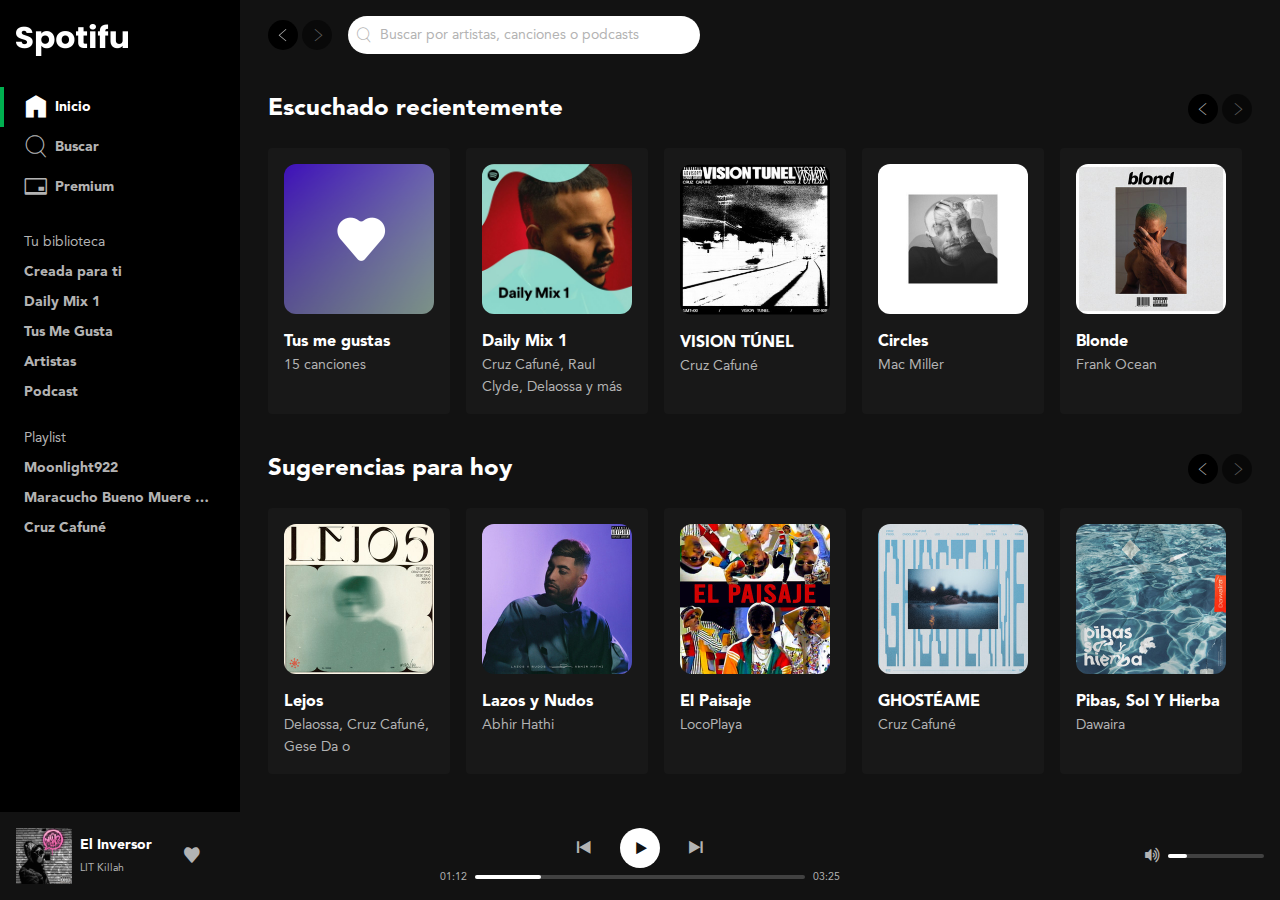
<file: index.html>
<!DOCTYPE html>
<html lang="en">

<head>
    <meta charset="UTF-8">
    <meta http-equiv="X-UA-Compatible" content="IE=edge">
    <meta name="viewport" content="width=device-width, initial-scale=1.0">

    <link rel="apple-touch-icon" sizes="57x57" href="./Favicon/apple-icon-57x57.png">
    <link rel="apple-touch-icon" sizes="60x60" href="./Favicon/apple-icon-60x60.png">
    <link rel="apple-touch-icon" sizes="72x72" href="./Favicon/apple-icon-72x72.png">
    <link rel="apple-touch-icon" sizes="76x76" href="./Favicon/apple-icon-76x76.png">
    <link rel="apple-touch-icon" sizes="114x114" href="./Favicon/apple-icon-114x114.png">
    <link rel="apple-touch-icon" sizes="120x120" href="./Favicon/apple-icon-120x120.png">
    <link rel="apple-touch-icon" sizes="144x144" href="./Favicon/apple-icon-144x144.png">
    <link rel="apple-touch-icon" sizes="152x152" href="./Favicon/apple-icon-152x152.png">
    <link rel="apple-touch-icon" sizes="180x180" href="./Favicon/apple-icon-180x180.png">
    <link rel="icon" type="image/png" sizes="192x192"  href="./Favicon/android-icon-192x192.png">
    <link rel="icon" type="image/png" sizes="32x32" href="./Favicon/favicon-32x32.png">
    <link rel="icon" type="image/png" sizes="96x96" href="./Favicon/favicon-96x96.png">
    <link rel="icon" type="image/png" sizes="16x16" href="./Favicon/favicon-16x16.png">
    <link rel="manifest" href="./Favicon/manifest.json">
    <meta name="msapplication-TileColor" content="#ffffff">
    <meta name="msapplication-TileImage" content="ms-icon-144x144.png">
    <meta name="theme-color" content="#ffffff">

    <meta property="og:title" content="Proyecto Spotifu-Flexbox y Layout" />
    <meta property="og:type" content="website" />
    <meta property="og:url" content="https://aguseliel.github.io/Spotifu/" />
    <meta
      property="og:image"
      content="https://aguseliel.github.io/Spotifu/images/dailymix1.png"
    />
    <meta
      property="og:description"
      content="Spotifu Flexbox y Layout"
    />

    <link rel="stylesheet" href="./css/index.css">
    <title>Spotifu</title>
</head>

<body class="body">
    <div class="layout">
        <div class="layout-block">
            <div class="layout-sidebar">
                <div class="sidebar">
                    <header class="logo">
                        <a href="./index.html" aria-current="page">
                            <img src="./images/spotifu-logo.png" class="logo-image" width="112" height="32"
                                alt="Logo de Spotifu" />
                        </a>
                    </header>
                    <nav class="menu" aria-label="Principal">
                        <ul class="menu-list">
                            <li class="menuItem is-active">
                                <a href="/" class="link" aria-current="page">
                                    <i class="icon-home" aria-hidden="true"></i>
                                    <span>Inicio</span>
                                </a>
                            </li>
                            <li class="menuItem">
                                <a href="/" class="link">
                                    <i class="icon-search" aria-hidden="true"></i>
                                    <span>Buscar</span>
                                </a>
                            </li>
                            <li class="menuItem">
                                <a href="/" class="link">
                                    <i class="icon-creditCard" aria-hidden="true"></i>
                                    <span>Premium</span>
                                </a>
                            </li>
                        </ul>
                    </nav>
                    <nav class="list" aria-labelledby="library-navigation">
                        <h2 class="list-title" id="library-navigation">Tu biblioteca</h2>
                        <ul class="list-content">
                            <li class="list-item">
                                <a href="#" class="link">Creada para ti</a>
                            </li>
                            <li class="list-item">
                                <a href="#" class="link">Daily Mix 1</a>
                              </li>
                            <li class="list-item">
                                <a href="#" class="link">Tus Me Gusta</a>
                            </li>
                            <li class="list-item">
                                <a href="#" class="link">Artistas</a>
                            </li>
                            <li class="list-item">
                                <a href="#" class="link">Podcast</a>
                            </li>
                        </ul>
                    </nav>
                    <nav class="list" aria-labelledby="playlist-navigation">
                        <h2 class="list-title" id="playlist-navigation">Playlist</h2>
                        <ul class="list-content">
                            <li class="list-item">
                                <span class="ellipsis">
                                    <a href="./moonlight922.html" class="link">Moonlight922</a>
                                </span>
                            </li>
                            <li class="list-item">
                                <span class="ellipsis">
                                    <a href="./playlist.html" class="link">Maracucho Bueno Muere Chiquito</a>
                                </span>
                            </li>
                            <li class="list-item">
                                <span class="ellipsis">
                                    <a href="/" class="link">Cruz Cafuné</a>
                                </span>
                            </li>
                        </ul>
                    </nav>
                </div>
            </div>
            <div class="layout-main">
                <div class="page">
                    <div class="sticky">
                        <div class="page-block">
                            <header class="header" aria-label="Barra superior y menú del usuario">
                                <div class="navigation">
                                    <button class="navigation-prev" aria-label="Volver" title="Volver">
                                        <i class="icon-arrowLeft" aria-hidden="true"></i>
                                    </button>
                                    <button class="navigation-next" disabled aria-label="Avanzar" title="Avanzar">
                                        <i class="icon-arrowRight" aria-hidden="true"></i>
                                    </button>
                                </div>
                                <form class="search" role="search"
                                    aria-label="Buscar por artistas, canciones o podcasts">
                                    <i class="icon-search" aria-hidden="true"></i>
                                    <input type="search" placeholder="Buscar por artistas, canciones o podcasts" />
                                </form>
                            </header>
                        </div>
                    </div>
                    <main class="page-block">
                        
                        <section class="playlistList" aria-labelledby="region2">
                            <div class="playlistList-top">
                                <h2 class="playlistList-title" id="region2">
                                    Escuchado recientemente
                                </h2>
                                <div class="navigation">
                                    <button class="navigation-prev" aria-label="Volver" title="Volver">
                                        <i class="icon-arrowLeft" aria-hidden="true"></i>
                                    </button>
                                    <button class="navigation-next" disabled aria-label="Avanzar" title="Avanzar">
                                        <i class="icon-arrowRight" aria-hidden="true"></i>
                                    </button>
                                </div>
                            </div>
                            <div class="playlistList-container">
                                <div class="playlistA">
                                    <div class="playlistA-cover">
                                        <img src="./images/tusmegustas.png" width="150" height="150"
                                        alt="Cover de la playlist Anime Hits" />
                                        <button class="buttonIcon is-primary" aria-label="Reproducir"
                                        title="Reproducir">
                                        <i class="icon-play" aria-hidden="true"></i>
                                    </button>
                                    </div>
                                    <h3 class="playlistA-title">Tus me gustas</h3>
                                    <h4 class="playlistA-description">15 canciones</h4>
                                </div>
                                <div class="playlistList-container">
                                    <div class="playlistA">
                                        <div class="playlistA-cover">
                                            <img src="./images/dailymix1.png" width="150" height="150"
                                                alt="Cover de la playlist Anime Hits" />
                                            <button class="buttonIcon is-primary" aria-label="Reproducir"
                                                title="Reproducir">
                                                <i class="icon-play" aria-hidden="true"></i>
                                            </button>
                                        </div>
                                        <h3 class="playlistA-title">Daily Mix 1</h3>
                                        <h4 class="playlistA-description">Cruz Cafuné, Raul Clyde, Delaossa y más</h4>
                                    </div>
                                <div class="playlistList-container">
                                    <div class="playlistA">
                                    <div class="playlistA-cover">
                                        <img src="./images/visiontunel.png" width="150" height="150"
                                            alt="Cover de la playlist Anime Hits" />
                                        <button class="buttonIcon is-primary" aria-label="Reproducir"
                                            title="Reproducir">
                                            <i class="icon-play" aria-hidden="true"></i>
                                        </button>
                                    </div>
                                    <h3 class="playlistA-title">VISION TÚNEL</h3>
                                    <h4 class="playlistA-description">Cruz Cafuné</h4>
                                </div>
                            <div class="playlistList-container">
                                <div class="playlistA">
                                    <div class="playlistA-cover">
                                        <img src="./images/circlesmacmiller.jpg" width="150" height="150"
                                            alt="Cover de la playlist Anime Hits" />
                                        <button class="buttonIcon is-primary" aria-label="Reproducir"
                                            title="Reproducir">
                                            <i class="icon-play" aria-hidden="true"></i>
                                        </button>
                                    </div>
                                    <h3 class="playlistA-title">Circles</h3>
                                    <h4 class="playlistA-description">Mac Miller</h4>
                                </div>
                            <div class="playlistList-container">
                                <div class="playlistA">
                                    <div class="playlistA-cover">
                                        <img src="./images/blond.jpg" width="150" height="150"
                                            alt="Cover de la playlist Anime Hits" />
                                        <button class="buttonIcon is-primary" aria-label="Reproducir"
                                            title="Reproducir">
                                            <i class="icon-play" aria-hidden="true"></i>
                                        </button>
                                    </div>
                                    <h3 class="playlistA-title">Blonde</h3>
                                    <h4 class="playlistA-description">Frank Ocean</h4>
                                </div>
                            <div class="playlistList-container">
                                <div class="playlistA">
                                    <div class="playlistA-cover">
                                        <img src="./images/ahoraysiempre.jpg" width="150" height="150"
                                            alt="Cover de la playlist Anime Hits" />
                                        <button class="buttonIcon is-primary" aria-label="Reproducir"
                                            title="Reproducir">
                                            <i class="icon-play" aria-hidden="true"></i>
                                        </button>
                                    </div>
                                    <h3 class="playlistA-title">Ahora Y Siempre</h3>
                                    <h4 class="playlistA-description">Quevedo, Linton</h4>
                                </div>
                            </div>
                        </section>
                        <section class="playlistList" aria-labelledby="region3">
                            <div class="playlistList-top">
                                <h2 class="playlistList-title" id="region3">
                                    Sugerencias para hoy
                                </h2>
                                <div class="navigation">
                                    <button class="navigation-prev" aria-label="Volver" title="Volver">
                                        <i class="icon-arrowLeft" aria-hidden="true"></i>
                                    </button>
                                    <button class="navigation-next" disabled aria-label="Avanzar" title="Avanzar">
                                        <i class="icon-arrowRight" aria-hidden="true"></i>
                                    </button>
                                </div>
                            </div>
                            <div class="playlistList-container">
                                <div class="playlistA">
                                    <div class="playlistA-cover">
                                        <img src="./images/lejos.jpg" width="150" height="150"
                                            alt="Cover de la playlist Anime Hits" />
                                        <button class="buttonIcon is-primary" aria-label="Reproducir"
                                            title="Reproducir">
                                            <i class="icon-play" aria-hidden="true"></i>
                                        </button>
                                    </div>
                                    <h3 class="playlistA-title">Lejos</h3>
                                    <h4 class="playlistA-description">Delaossa, Cruz Cafuné, Gese Da o</h4>
                                </div>
                                <div class="playlistA">
                                    <div class="playlistA-cover">
                                        <img src="./images/habir.jpg" width="150" height="150"
                                            alt="Cover de la playlist Anime Hits" />
                                        <button class="buttonIcon is-primary" aria-label="Reproducir"
                                            title="Reproducir">
                                            <i class="icon-play" aria-hidden="true"></i>
                                        </button>
                                    </div>
                                    <h3 class="playlistA-title">Lazos y Nudos   </h3>
                                    <h4 class="playlistA-description">Abhir Hathi</h4>
                                </div>
                                <div class="playlistA">
                                    <div class="playlistA-cover">
                                        <img src="./images/elpaisaje.jpg" width="150" height="150"
                                            alt="Cover de la playlist Anime Hits" />
                                        <button class="buttonIcon is-primary" aria-label="Reproducir"
                                            title="Reproducir">
                                            <i class="icon-play" aria-hidden="true"></i>
                                        </button>
                                    </div>
                                    <h3 class="playlistA-title">El Paisaje</h3>
                                    <h4 class="playlistA-description">LocoPlaya</h4>
                                </div>
                                <div class="playlistA">
                                    <div class="playlistA-cover">
                                        <img src="./images/ghosteame.jpg" width="150" height="150"
                                            alt="Cover de la playlist Anime Hits" />
                                        <button class="buttonIcon is-primary" aria-label="Reproducir"
                                            title="Reproducir">
                                            <i class="icon-play" aria-hidden="true"></i>
                                        </button>
                                    </div>
                                    <h3 class="playlistA-title">GHOSTÉAME</h3>
                                    <h4 class="playlistA-description">Cruz Cafuné</h4>
                                </div>
                                <div class="playlistA">
                                    <div class="playlistA-cover">
                                        <img src="./images/pibassolyhierba.jpg" width="150" height="150"
                                            alt="Cover de la playlist Anime Hits" />
                                        <button class="buttonIcon is-primary" aria-label="Reproducir"
                                            title="Reproducir">
                                            <i class="icon-play" aria-hidden="true"></i>
                                        </button>
                                    </div>
                                    <h3 class="playlistA-title">Pibas, Sol Y Hierba</h3>
                                    <h4 class="playlistA-description">Dawaira</h4>
                                </div>
                                <div class="playlistA">
                                    <div class="playlistA-cover">
                                        <img src="./images/luzrosa.jpg" width="150" height="150"
                                            alt="Cover de la playlist Anime Hits" />
                                        <button class="buttonIcon is-primary" aria-label="Reproducir"
                                            title="Reproducir">
                                            <i class="icon-play" aria-hidden="true"></i>
                                        </button>
                                    </div>
                                    <h3 class="playlistA-title">Luz Rosa</h3>
                                    <h4 class="playlistA-description">Varios Artistas</h4>
                                </div>
                            </div>
                        </section>
                        <section class="playlistList" aria-labelledby="region4">
                            <div class="playlistList-top">
                                <h2 class="playlistList-title" id="region4">
                                    Estaciones recomendadas
                                </h2>
                                <div class="navigation">
                                    <button class="navigation-prev" aria-label="Volver" title="Volver">
                                        <i class="icon-arrowLeft" aria-hidden="true"></i>
                                    </button>
                                    <button class="navigation-next" disabled aria-label="Avanzar" title="Avanzar">
                                        <i class="icon-arrowRight" aria-hidden="true"></i>
                                    </button>
                                </div>
                            </div>
                            <div class="playlistList-container">
                                <div class="playlistA">
                                    <div class="playlistA-cover">
                                        <img src="./images/radio-cruzcafune.png" width="150" height="150"
                                            alt="Cover de la playlist Anime Hits" />
                                        <button class="buttonIcon is-primary" aria-label="Reproducir"
                                            title="Reproducir">
                                            <i class="icon-play" aria-hidden="true"></i>
                                        </button>
                                    </div>
                                    <h3 class="playlistA-title">Cruz Cafuné Radio</h3>
                                    <h4 class="playlistA-description">Spotify</h4>
                                </div>
                                <div class="playlistA">
                                    <div class="playlistA-cover">
                                        <img src="./images/radio-nvscvr.png" width="150" height="150"
                                            alt="Cover de la playlist Anime Hits" />
                                        <button class="buttonIcon is-primary" aria-label="Reproducir"
                                            title="Reproducir">
                                            <i class="icon-play" aria-hidden="true"></i>
                                        </button>
                                    </div>
                                    <h3 class="playlistA-title">Nvscvr Radio</h3>
                                    <h4 class="playlistA-description">Spotify</h4>
                                </div>
                                <div class="playlistA">
                                    <div class="playlistA-cover">
                                        <img src="./images/radio-louta.png" width="150" height="150"
                                            alt="Cover de la playlist Anime Hits" />
                                        <button class="buttonIcon is-primary" aria-label="Reproducir"
                                            title="Reproducir">
                                            <i class="icon-play" aria-hidden="true"></i>
                                        </button>
                                    </div>
                                    <h3 class="playlistA-title">LOUTA Radio</h3>
                                    <h4 class="playlistA-description">Spotify</h4>
                                </div>
                                <div class="playlistA">
                                    <div class="playlistA-cover">
                                        <img src="./images/radio-babyj.png" width="150" height="150"
                                            alt="Cover de la playlist Anime Hits" />
                                        <button class="buttonIcon is-primary" aria-label="Reproducir"
                                            title="Reproducir">
                                            <i class="icon-play" aria-hidden="true"></i>
                                        </button>
                                    </div>
                                    <h3 class="playlistA-title">Baby J & MLSHBT...</h3>
                                    <h4 class="playlistA-description">Spotify</h4>
                                </div>
                                <div class="playlistA">
                                    <div class="playlistA-cover">
                                        <img src="./images/radio-gian.png" width="150" height="150"
                                            alt="Cover de la playlist Anime Hits" />
                                        <button class="buttonIcon is-primary" aria-label="Reproducir"
                                            title="Reproducir">
                                            <i class="icon-play" aria-hidden="true"></i>
                                        </button>
                                    </div>
                                    <h3 class="playlistA-title">Gianluca Radio</h3>
                                    <h4 class="playlistA-description">Spotify</h4>
                                </div>
                                <div class="playlistA">
                                    <div class="playlistA-cover">
                                        <img src="./images/radio-leiti.png" width="150" height="150"
                                            alt="Cover de la playlist Anime Hits" />
                                        <button class="buttonIcon is-primary" aria-label="Reproducir"
                                            title="Reproducir">
                                            <i class="icon-play" aria-hidden="true"></i>
                                        </button>
                                    </div>
                                    <h3 class="playlistA-title">Leïti Sène Radio</h3>
                                    <h4 class="playlistA-description">Spotify</h4>
                                </div>
                            </div>
                        </section>
                    </main>
                </div>
            </div>
        </div>
        <div class="layout-block">
            <footer class="layout-bottom">
                <div class="player">
                    <div class="player-nowPlaying">
                        <div class="nowPlaying">
                            <div class="nowPlaying-cover">
                                <img src="./images/mawz.png" width="56" height="56"
                                    alt="Portada MAWZ"
                                    title="Portada MAWZ" />
                            </div>
                            <div class="nowPlaying-details">
                                <div class="nowPlaying-description">
                                    <a href="#song" class="nowPlaying-title">
                                        El Inversor
                                    </a>
                                    <a href="#artist" class="nowPlaying-artist">
                                        LIT Killah
                                    </a>
                                </div>
                                <div class="nowPlaying-actions">
                                    <button class="player-control" role="switch" aria-checked="false"
                                        aria-label="Guardar en tu biblioteca" title="Guardar en tu biblioteca">
                                        <i class="icon-heart" aria-hidden="true"></i>
                                    </button>
                                </div>
                            </div>
                        </div>
                    </div>
                    <div class="player-playerControls">
                        <div class="playerControls">
                            <div class="playerControls-buttons" aria-label="Controles de reproducción">
                                <button class="buttonIcon" aria-label="Anterior" title="Anterior">
                                    <i class="icon-prev" aria-hidden="true"></i>
                                </button>
                                <button class="buttonIcon is-white" aria-label="Reproducir" title="Reproducir">
                                    <i class="icon-play" aria-hidden="true"></i>
                                </button>
                                <button class="buttonIcon" aria-label="Siguiente" title="Siguiente">
                                    <i class="icon-next" aria-hidden="true"></i>
                                </button>
                            </div>
                            <div class="playerPlayback">
                                <span class="playerPlayback-progressTime">01:12</span>
                                <div class="playerPlayback-slider">
                                    <div class="slider">
                                        <div class="slider-progress">
                                            <button class="slider-button"
                                                aria-label="Controlar el progreso de la reproducción"></button>
                                        </div>
                                    </div>
                                </div>
                                <span class="playerPlayback-progressTime">03:25</span>
                            </div>
                        </div>
                    </div>
                    <div class="player-playerVolume">
                        <div class="playerVolume">
                            <button class="player-control" aria-label="Silenciar" aria-describedby="volume-icon">
                                <i class="icon-volumeUp" id="volume-icon" role="presentation" aria-hidden="true"
                                    aria-label="Volumen alto"></i>
                            </button>
                            <div class="playerVolume-slider">
                                <div class="slider">
                                    <div class="slider-progress">
                                        <button class="slider-button"
                                            aria-label="Controlar el progreso de la reproducción"></button>
                                    </div>
                                </div>
                            </div>
                        </div>
                    </div>
                </div>
            </footer>
        </div>
    </div>
</body>

</html>
</file>
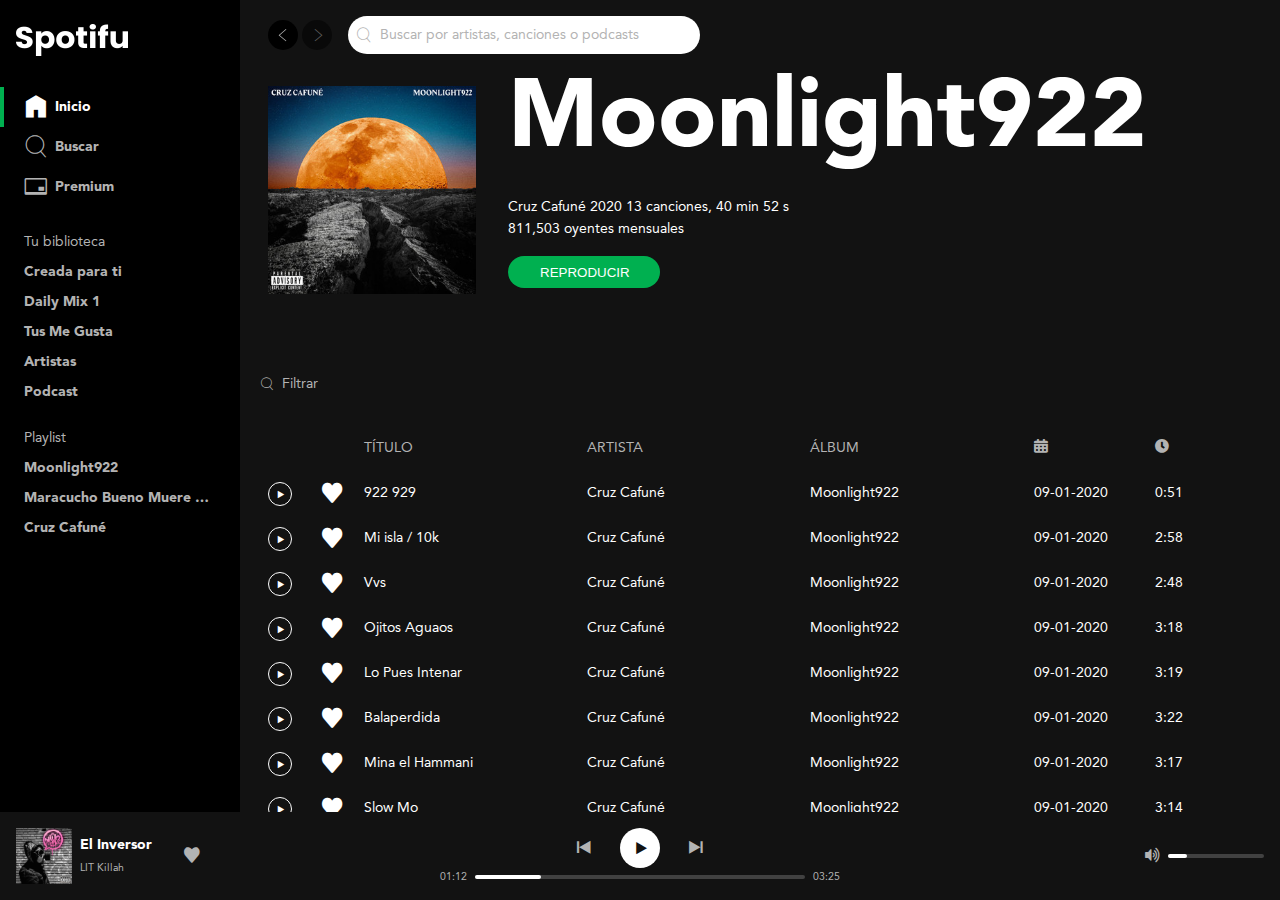
<file: album.html>
<!DOCTYPE html>
<html lang="en">

<head>
    <meta charset="UTF-8">
    <meta http-equiv="X-UA-Compatible" content="IE=edge">
    <meta name="viewport" content="width=device-width, initial-scale=1.0">

    <link rel="apple-touch-icon" sizes="57x57" href="/favicon/apple-icon-57x57.png">
    <link rel="apple-touch-icon" sizes="60x60" href="/favicon/apple-icon-60x60.png">
    <link rel="apple-touch-icon" sizes="72x72" href="/favicon/apple-icon-72x72.png">
    <link rel="apple-touch-icon" sizes="76x76" href="/favicon/apple-icon-76x76.png">
    <link rel="apple-touch-icon" sizes="114x114" href="/favicon/apple-icon-114x114.png">
    <link rel="apple-touch-icon" sizes="120x120" href="/favicon/apple-icon-120x120.png">
    <link rel="apple-touch-icon" sizes="144x144" href="/favicon/apple-icon-144x144.png">
    <link rel="apple-touch-icon" sizes="152x152" href="/favicon/apple-icon-152x152.png">
    <link rel="apple-touch-icon" sizes="180x180" href="/favicon/apple-icon-180x180.png">
    <link rel="icon" type="image/png" sizes="192x192" href="/favicon/android-icon-192x192.png">
    <link rel="icon" type="image/png" sizes="32x32" href="/favicon/favicon-32x32.png">
    <link rel="icon" type="image/png" sizes="96x96" href="/favicon/favicon-96x96.png">
    <link rel="icon" type="image/png" sizes="16x16" href="/favicon/favicon-16x16.png">
    <link rel="manifest" href="/favicon/manifest.json">
    <meta name="msapplication-TileColor" content="#ffffff">
    <meta name="msapplication-TileImage" content="/ms-icon-144x144.png">
    <meta name="theme-color" content="#ffffff">

    <link rel="stylesheet" href="./css/album.css">
    <title>Spotifu</title>
</head>

<body class="body">
    <div class="layout">
        <div class="layout-block">
            <div class="layout-sidebar">
                <div class="sidebar">
                    <header class="logo">
                        <a href="/" aria-current="page">
                            <img src="./images/spotifu-logo.png" class="logo-image" width="112" height="32"
                                alt="Logo de Spotifu" />
                        </a>
                    </header>
                    <nav class="menu" aria-label="Principal">
                        <ul class="menu-list">
                            <li class="menuItem is-active">
                                <a href="/" class="link" aria-current="page">
                                    <i class="icon-home" aria-hidden="true"></i>
                                    <span>Inicio</span>
                                </a>
                            </li>
                            <li class="menuItem">
                                <a href="/" class="link">
                                    <i class="icon-search" aria-hidden="true"></i>
                                    <span>Buscar</span>
                                </a>
                            </li>
                            <li class="menuItem">
                                <a href="/" class="link">
                                    <i class="icon-creditCard" aria-hidden="true"></i>
                                    <span>Premium</span>
                                </a>
                            </li>
                        </ul>
                    </nav>
                    <nav class="list" aria-labelledby="library-navigation">
                        <h2 class="list-title" id="library-navigation">Tu biblioteca</h2>
                        <ul class="list-content">
                            <li class="list-item">
                                <a href="#" class="link">Creada para ti</a>
                            </li>
                            <li class="list-item">
                                <a href="#" class="link">Daily Mix 1</a>
                              </li>
                            <li class="list-item">
                                <a href="#" class="link">Tus Me Gusta</a>
                            </li>
                            <li class="list-item">
                                <a href="#" class="link">Artistas</a>
                            </li>
                            <li class="list-item">
                                <a href="#" class="link">Podcast</a>
                            </li>
                        </ul>
                    </nav>
                    <nav class="list" aria-labelledby="playlist-navigation">
                        <h2 class="list-title" id="playlist-navigation">Playlist</h2>
                        <ul class="list-content">
                            <li class="list-item">
                                <span class="ellipsis">
                                    <a href="./album.html" class="link">Moonlight922</a>
                                </span>
                            </li>
                            <li class="list-item">
                                <span class="ellipsis">
                                    <a href="./playlist.html" class="link">Maracucho Bueno Muere Chiquito</a>
                                </span>
                            </li>
                            <li class="list-item">
                                <span class="ellipsis">
                                    <a href="./album.html" class="link">Cruz Cafuné</a>
                                </span>
                            </li>
                        </ul>
                    </nav>
                </div>
            </div>
            <div class="layout-main">
                <div class="page">
                    <div class="sticky">
                        <div class="page-block">
                            <header class="header" aria-label="Barra superior y menú del usuario">
                                <div class="navigation">
                                    <button class="navigation-prev" aria-label="Volver" title="Volver">
                                        <i class="icon-arrowLeft" aria-hidden="true"></i>
                                    </button>
                                    <button class="navigation-next" disabled aria-label="Avanzar" title="Avanzar">
                                        <i class="icon-arrowRight" aria-hidden="true"></i>
                                    </button>
                                </div>
                                <form class="search" role="search"
                                    aria-label="Buscar por artistas, canciones o podcasts">
                                    <i class="icon-search" aria-hidden="true"></i>
                                    <input type="search" placeholder="Buscar por artistas, canciones o podcasts" />
                                </form>
                            </header>
                        </div>
                    </div>
                    <main class="page-block">
                        <section class="albumHeader">
                            <div class="imageHeader">
                                <img src="./images/moonlight.jpg" class="albumHeader-cover" alt="" />
                            </div>
                            <div class="dataHeader">
                                <h1 class="albumHeader-title">Moonlight922</h1>
                                <div class="albumHeader-data">
                                    <h4 class="albumHeader-album"><span>Cruz Cafuné
                                    </span>2020
                                        13 canciones, 40 min 52 s</h4>
                                    <h4 class="albumHeader-followers">811,503 oyentes mensuales</h4>
                                </div>
                                <button class="buttonPlayList">REPRODUCIR</button>
                            </div>
                        </section>
                        <section class="songSearch">
                            <div class="filter">
                                <i class="icon-search"></i>
                                <p>Filtrar</p>
                            </div>
                        </section>
                        <section class="songList">
                            <div class="table">
                                <div class="column column-icons">
                                    <div class="row"></div>
                                    <div class="row">
                                        <button class="buttonIcon-list is-white-border">
                                            <i class="icon-play"></i>
                                        </button>
                                    </div>
                                    <div class="row">
                                        <button class="buttonIcon-list is-white-border">
                                            <i class="icon-play"></i>
                                        </button>
                                    </div>
                                    <div class="row">
                                        <button class="buttonIcon-list is-white-border">
                                            <i class="icon-play"></i>
                                        </button>
                                    </div>
                                    <div class="row">
                                        <button class="buttonIcon-list is-white-border">
                                            <i class="icon-play"></i>
                                        </button>
                                    </div>
                                    <div class="row">
                                        <button class="buttonIcon-list is-white-border">
                                            <i class="icon-play"></i>
                                        </button>
                                    </div>
                                    <div class="row">
                                        <button class="buttonIcon-list is-white-border">
                                            <i class="icon-play"></i>
                                        </button>
                                    </div>
                                    <div class="row">
                                        <button class="buttonIcon-list is-white-border">
                                            <i class="icon-play"></i>
                                        </button>
                                    </div>
                                    <div class="row">
                                        <button class="buttonIcon-list is-white-border">
                                            <i class="icon-play"></i>
                                        </button>
                                    </div>
                                    <div class="row">
                                        <button class="buttonIcon-list is-white-border">
                                            <i class="icon-play"></i>
                                        </button>
                                    </div>
                                    <div class="row">
                                        <button class="buttonIcon-list is-white-border">
                                            <i class="icon-play"></i>
                                        </button>
                                    </div>
                                    <div class="row">
                                        <button class="buttonIcon-list is-white-border">
                                            <i class="icon-play"></i>
                                        </button>
                                    </div>
                                    <div class="row">
                                        <button class="buttonIcon-list is-white-border">
                                            <i class="icon-play"></i>
                                        </button>
                                    </div>
                                    <div class="row">
                                        <button class="buttonIcon-list is-white-border">
                                            <i class="icon-play"></i>
                                        </button>
                                    </div>
                                </div>
                                <div class="column column-icons">
                                    <div class="row"></div>
                                    <div class="row">
                                        <button class="buttonIcon-list">
                                            <i class="icon-heart"></i>
                                        </button>
                                    </div>
                                    <div class="row">
                                        <button class="buttonIcon-list">
                                            <i class="icon-heart"></i>
                                        </button>
                                    </div>
                                    <div class="row">
                                        <button class="buttonIcon-list">
                                            <i class="icon-heart"></i>
                                        </button>
                                    </div>
                                    <div class="row">
                                        <button class="buttonIcon-list">
                                            <i class="icon-heart"></i>
                                        </button>
                                    </div>
                                    <div class="row">
                                        <button class="buttonIcon-list">
                                            <i class="icon-heart"></i>
                                        </button>
                                    </div>
                                    <div class="row">
                                        <button class="buttonIcon-list">
                                            <i class="icon-heart"></i>
                                        </button>
                                    </div>
                                    <div class="row">
                                        <button class="buttonIcon-list">
                                            <i class="icon-heart"></i>
                                        </button>
                                    </div>
                                    <div class="row">
                                        <button class="buttonIcon-list">
                                            <i class="icon-heart"></i>
                                        </button>
                                    </div>
                                    <div class="row">
                                        <button class="buttonIcon-list">
                                            <i class="icon-heart"></i>
                                        </button>
                                    </div>
                                    <div class="row">
                                        <button class="buttonIcon-list">
                                            <i class="icon-heart"></i>
                                        </button>
                                    </div>
                                    <div class="row">
                                        <button class="buttonIcon-list">
                                            <i class="icon-heart"></i>
                                        </button>
                                    </div>
                                    <div class="row">
                                        <button class="buttonIcon-list">
                                            <i class="icon-heart"></i>
                                        </button>
                                    </div>
                                    <div class="row">
                                        <button class="buttonIcon-list">
                                            <i class="icon-heart"></i>
                                        </button>
                                    </div>
                                </div>
                                <div class="column">
                                    <div class="row">TÍTULO</div>
                                    <div class="row row-info">922 929</div>
                                    <div class="row row-info">Mi isla / 10k</div>
                                    <div class="row row-info">Vvs</div>
                                    <div class="row row-info">Ojitos Aguaos</div>
                                    <div class="row row-info">Lo Pues Intenar</div>
                                    <div class="row row-info">Balaperdida</div>
                                    <div class="row row-info">Mina el Hammani</div>
                                    <div class="row row-info">Slow Mo</div>
                                    <div class="row row-info">Tentaciones</div>
                                    <div class="row row-info">Cuando Estoy Mal</div>
                                    <div class="row row-info">Moonlight</div>
                                    <div class="row row-info">En Bajo Perfil</div>
                                    <div class="row row-info">Doble Tick Azul</div>
                                </div>
                                <div class="column">
                                    <div class="row">ARTISTA</div>
                                    <div class="row row-info">Cruz Cafuné</div>
                                    <div class="row row-info">Cruz Cafuné</div>
                                    <div class="row row-info">Cruz Cafuné</div>
                                    <div class="row row-info">Cruz Cafuné</div>
                                    <div class="row row-info">Cruz Cafuné</div>
                                    <div class="row row-info">Cruz Cafuné</div>
                                    <div class="row row-info">Cruz Cafuné</div>
                                    <div class="row row-info">Cruz Cafuné</div>
                                    <div class="row row-info">Cruz Cafuné</div>
                                    <div class="row row-info">Cruz Cafuné</div>
                                    <div class="row row-info">Cruz Cafuné</div>
                                    <div class="row row-info">Cruz Cafuné</div>
                                    <div class="row row-info">Cruz Cafuné</div>
                                </div>
                                <div class="column">
                                    <div class="row">ÁLBUM</div>
                                    <div class="row row-info">Moonlight922</div>
                                    <div class="row row-info">Moonlight922</div>
                                    <div class="row row-info">Moonlight922</div>
                                    <div class="row row-info">Moonlight922</div>
                                    <div class="row row-info">Moonlight922</div>
                                    <div class="row row-info">Moonlight922</div>
                                    <div class="row row-info">Moonlight922</div>
                                    <div class="row row-info">Moonlight922</div>
                                    <div class="row row-info">Moonlight922</div>
                                    <div class="row row-info">Moonlight922</div>
                                    <div class="row row-info">Moonlight922</div>
                                    <div class="row row-info">Moonlight922</div>
                                    <div class="row row-info">Moonlight922</div>
                                </div>
                                <div class="column column-date-time">
                                    <div class="row">
                                        <h4 class="songDate"><i class="icon-calendar"></i></h4>
                                    </div>
                                    <div class="row row-info">09-01-2020</div>
                                    <div class="row row-info">09-01-2020</div>
                                    <div class="row row-info">09-01-2020</div>
                                    <div class="row row-info">09-01-2020</div>
                                    <div class="row row-info">09-01-2020</div>
                                    <div class="row row-info">09-01-2020</div>
                                    <div class="row row-info">09-01-2020</div>
                                    <div class="row row-info">09-01-2020</div>
                                    <div class="row row-info">09-01-2020</div>
                                    <div class="row row-info">09-01-2020</div>
                                    <div class="row row-info">09-01-2020</div>
                                    <div class="row row-info">09-01-2020</div>
                                    <div class="row row-info">09-01-2020</div>
                                </div>
                                <div class="column column-date-time">
                                    <div class="row">
                                        <h4 class="songTime"><i class="icon-clock"></i></h4>
                                    </div>
                                    <div class="row row-info">0:51</div>
                                    <div class="row row-info">2:58</div>
                                    <div class="row row-info">2:48</div>
                                    <div class="row row-info">3:18</div>
                                    <div class="row row-info">3:19</div>
                                    <div class="row row-info">3:22</div>
                                    <div class="row row-info">3:17</div>
                                    <div class="row row-info">3:14</div>
                                    <div class="row row-info">3:58</div>
                                    <div class="row row-info">2:32</div>
                                    <div class="row row-info">3:13</div>
                                    <div class="row row-info">4:13</div>
                                    <div class="row row-info">3:43</div>
                                </div>
                            </div>
                        </section>
                    </main>
                </div>
            </div>
        </div>
        <div class="layout-block">
            <footer class="layout-bottom">
                <div class="player">
                    <div class="player-nowPlaying">
                        <div class="nowPlaying">
                            <div class="nowPlaying-cover">
                                <img src="./images/mawz.png" width="56" height="56"
                                    alt="Portada MAWZ"
                                    title="Portada MAWZ" />
                            </div>
                            <div class="nowPlaying-details">
                                <div class="nowPlaying-description">
                                    <a href="#song" class="nowPlaying-title">
                                        El Inversor
                                    </a>
                                    <a href="#artist" class="nowPlaying-artist">
                                        LIT Killah
                                    </a>
                                </div>
                                <div class="nowPlaying-actions">
                                    <button class="player-control" role="switch" aria-checked="false"
                                        aria-label="Guardar en tu biblioteca" title="Guardar en tu biblioteca">
                                        <i class="icon-heart" aria-hidden="true"></i>
                                    </button>
                                </div>
                            </div>
                        </div>
                    </div>
                    <div class="player-playerControls">
                        <div class="playerControls">
                            <div class="playerControls-buttons" aria-label="Controles de reproducción">
                                <button class="buttonIcon" aria-label="Anterior" title="Anterior">
                                    <i class="icon-prev" aria-hidden="true"></i>
                                </button>
                                <button class="buttonIcon is-white" aria-label="Reproducir" title="Reproducir">
                                    <i class="icon-play" aria-hidden="true"></i>
                                </button>
                                <button class="buttonIcon" aria-label="Siguiente" title="Siguiente">
                                    <i class="icon-next" aria-hidden="true"></i>
                                </button>
                            </div>
                            <div class="playerPlayback">
                                <span class="playerPlayback-progressTime">01:12</span>
                                <div class="playerPlayback-slider">
                                    <div class="slider">
                                        <div class="slider-progress">
                                            <button class="slider-button"
                                                aria-label="Controlar el progreso de la reproducción"></button>
                                        </div>
                                    </div>
                                </div>
                                <span class="playerPlayback-progressTime">03:25</span>
                            </div>
                        </div>
                    </div>
                    <div class="player-playerVolume">
                        <div class="playerVolume">
                            <button class="player-control" aria-label="Silenciar" aria-describedby="volume-icon">
                                <i class="icon-volumeUp" id="volume-icon" role="presentation" aria-hidden="true"
                                    aria-label="Volumen alto"></i>
                            </button>
                            <div class="playerVolume-slider">
                                <div class="slider">
                                    <div class="slider-progress">
                                        <button class="slider-button"
                                            aria-label="Controlar el progreso de la reproducción"></button>
                                    </div>
                                </div>
                            </div>
                        </div>
                    </div>
                </div>
            </footer>
        </div>
    </div>
</body>
</html>
</file>
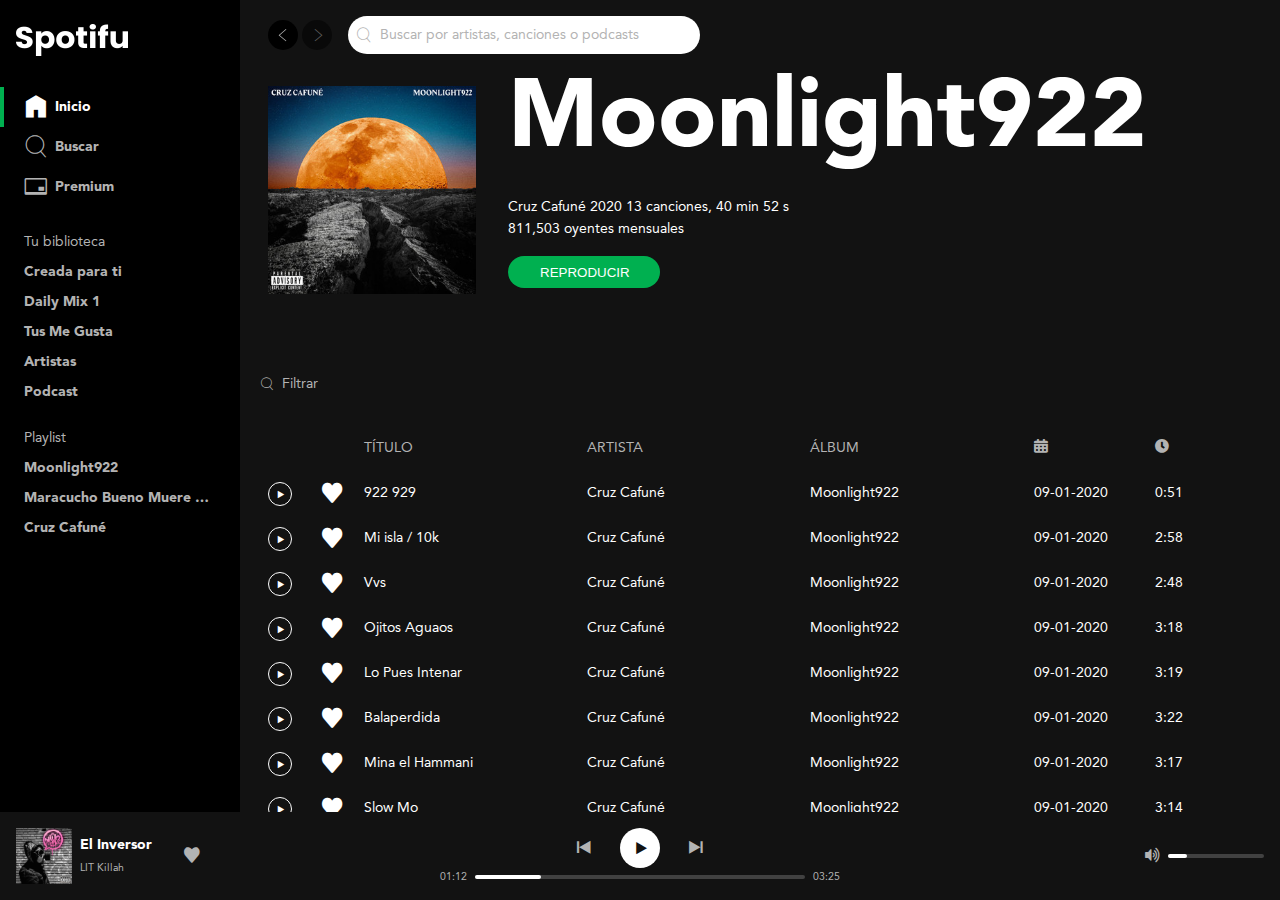
<file: moonlight922.html>
<!DOCTYPE html>
<html lang="en">

<head>
    <meta charset="UTF-8">
    <meta http-equiv="X-UA-Compatible" content="IE=edge">
    <meta name="viewport" content="width=device-width, initial-scale=1.0">

    <link rel="apple-touch-icon" sizes="57x57" href="./Favicon/apple-icon-57x57.png">
    <link rel="apple-touch-icon" sizes="60x60" href="./Favicon/apple-icon-60x60.png">
    <link rel="apple-touch-icon" sizes="72x72" href="./Favicon/apple-icon-72x72.png">
    <link rel="apple-touch-icon" sizes="76x76" href="./Favicon/apple-icon-76x76.png">
    <link rel="apple-touch-icon" sizes="114x114" href="./Favicon/apple-icon-114x114.png">
    <link rel="apple-touch-icon" sizes="120x120" href="./Favicon/apple-icon-120x120.png">
    <link rel="apple-touch-icon" sizes="144x144" href="./Favicon/apple-icon-144x144.png">
    <link rel="apple-touch-icon" sizes="152x152" href="./Favicon/apple-icon-152x152.png">
    <link rel="apple-touch-icon" sizes="180x180" href="./Favicon/apple-icon-180x180.png">
    <link rel="icon" type="image/png" sizes="192x192"  href="./Favicon/android-icon-192x192.png">
    <link rel="icon" type="image/png" sizes="32x32" href="./Favicon/favicon-32x32.png">
    <link rel="icon" type="image/png" sizes="96x96" href="./Favicon/favicon-96x96.png">
    <link rel="icon" type="image/png" sizes="16x16" href="./Favicon/favicon-16x16.png">
    <link rel="manifest" href="./Favicon/manifest.json">
    <meta name="msapplication-TileColor" content="#ffffff">
    <meta name="msapplication-TileImage" content="ms-icon-144x144.png">
    <meta name="theme-color" content="#ffffff">

    <link rel="stylesheet" href="./css/album.css">
    <title>Spotifu</title>
</head>

<body class="body">
    <div class="layout">
        <div class="layout-block">
            <div class="layout-sidebar">
                <div class="sidebar">
                    <header class="logo">
                        <a href="./index.html" aria-current="page">
                            <img src="./images/spotifu-logo.png" class="logo-image" width="112" height="32"
                                alt="Logo de Spotifu" />
                        </a>
                    </header>
                    <nav class="menu" aria-label="Principal">
                        <ul class="menu-list">
                            <li class="menuItem is-active">
                                <a href="/" class="link" aria-current="page">
                                    <i class="icon-home" aria-hidden="true"></i>
                                    <span>Inicio</span>
                                </a>
                            </li>
                            <li class="menuItem">
                                <a href="/" class="link">
                                    <i class="icon-search" aria-hidden="true"></i>
                                    <span>Buscar</span>
                                </a>
                            </li>
                            <li class="menuItem">
                                <a href="/" class="link">
                                    <i class="icon-creditCard" aria-hidden="true"></i>
                                    <span>Premium</span>
                                </a>
                            </li>
                        </ul>
                    </nav>
                    <nav class="list" aria-labelledby="library-navigation">
                        <h2 class="list-title" id="library-navigation">Tu biblioteca</h2>
                        <ul class="list-content">
                            <li class="list-item">
                                <a href="#" class="link">Creada para ti</a>
                            </li>
                            <li class="list-item">
                                <a href="#" class="link">Daily Mix 1</a>
                              </li>
                            <li class="list-item">
                                <a href="#" class="link">Tus Me Gusta</a>
                            </li>
                            <li class="list-item">
                                <a href="#" class="link">Artistas</a>
                            </li>
                            <li class="list-item">
                                <a href="#" class="link">Podcast</a>
                            </li>
                        </ul>
                    </nav>
                    <nav class="list" aria-labelledby="playlist-navigation">
                        <h2 class="list-title" id="playlist-navigation">Playlist</h2>
                        <ul class="list-content">
                            <li class="list-item">
                                <span class="ellipsis">
                                    <a href="./moonlight922.html" class="link">Moonlight922</a>
                                </span>
                            </li>
                            <li class="list-item">
                                <span class="ellipsis">
                                    <a href="./playlist.html" class="link">Maracucho Bueno Muere Chiquito</a>
                                </span>
                            </li>
                            <li class="list-item">
                                <span class="ellipsis">
                                    <a href="./moonlight922.html" class="link">Cruz Cafuné</a>
                                </span>
                            </li>
                        </ul>
                    </nav>
                </div>
            </div>
            <div class="layout-main">
                <div class="page">
                    <div class="sticky">
                        <div class="page-block">
                            <header class="header" aria-label="Barra superior y menú del usuario">
                                <div class="navigation">
                                    <button class="navigation-prev" aria-label="Volver" title="Volver">
                                        <i class="icon-arrowLeft" aria-hidden="true"></i>
                                    </button>
                                    <button class="navigation-next" disabled aria-label="Avanzar" title="Avanzar">
                                        <i class="icon-arrowRight" aria-hidden="true"></i>
                                    </button>
                                </div>
                                <form class="search" role="search"
                                    aria-label="Buscar por artistas, canciones o podcasts">
                                    <i class="icon-search" aria-hidden="true"></i>
                                    <input type="search" placeholder="Buscar por artistas, canciones o podcasts" />
                                </form>
                            </header>
                        </div>
                    </div>
                    <main class="page-block">
                        <section class="albumHeader">
                            <div class="imageHeader">
                                <img src="./images/moonlight.jpg" class="albumHeader-cover" alt="" />
                            </div>
                            <div class="dataHeader">
                                <h1 class="albumHeader-title">Moonlight922</h1>
                                <div class="albumHeader-data">
                                    <h4 class="albumHeader-album"><span>Cruz Cafuné
                                    </span>2020
                                        13 canciones, 40 min 52 s</h4>
                                    <h4 class="albumHeader-followers">811,503 oyentes mensuales</h4>
                                </div>
                                <button class="buttonPlayList">REPRODUCIR</button>
                            </div>
                        </section>
                        <section class="songSearch">
                            <div class="filter">
                                <i class="icon-search"></i>
                                <p>Filtrar</p>
                            </div>
                        </section>
                        <section class="songList">
                            <div class="table">
                                <div class="column column-icons">
                                    <div class="row"></div>
                                    <div class="row">
                                        <button class="buttonIcon-list is-white-border">
                                            <i class="icon-play"></i>
                                        </button>
                                    </div>
                                    <div class="row">
                                        <button class="buttonIcon-list is-white-border">
                                            <i class="icon-play"></i>
                                        </button>
                                    </div>
                                    <div class="row">
                                        <button class="buttonIcon-list is-white-border">
                                            <i class="icon-play"></i>
                                        </button>
                                    </div>
                                    <div class="row">
                                        <button class="buttonIcon-list is-white-border">
                                            <i class="icon-play"></i>
                                        </button>
                                    </div>
                                    <div class="row">
                                        <button class="buttonIcon-list is-white-border">
                                            <i class="icon-play"></i>
                                        </button>
                                    </div>
                                    <div class="row">
                                        <button class="buttonIcon-list is-white-border">
                                            <i class="icon-play"></i>
                                        </button>
                                    </div>
                                    <div class="row">
                                        <button class="buttonIcon-list is-white-border">
                                            <i class="icon-play"></i>
                                        </button>
                                    </div>
                                    <div class="row">
                                        <button class="buttonIcon-list is-white-border">
                                            <i class="icon-play"></i>
                                        </button>
                                    </div>
                                    <div class="row">
                                        <button class="buttonIcon-list is-white-border">
                                            <i class="icon-play"></i>
                                        </button>
                                    </div>
                                    <div class="row">
                                        <button class="buttonIcon-list is-white-border">
                                            <i class="icon-play"></i>
                                        </button>
                                    </div>
                                    <div class="row">
                                        <button class="buttonIcon-list is-white-border">
                                            <i class="icon-play"></i>
                                        </button>
                                    </div>
                                    <div class="row">
                                        <button class="buttonIcon-list is-white-border">
                                            <i class="icon-play"></i>
                                        </button>
                                    </div>
                                    <div class="row">
                                        <button class="buttonIcon-list is-white-border">
                                            <i class="icon-play"></i>
                                        </button>
                                    </div>
                                </div>
                                <div class="column column-icons">
                                    <div class="row"></div>
                                    <div class="row">
                                        <button class="buttonIcon-list">
                                            <i class="icon-heart"></i>
                                        </button>
                                    </div>
                                    <div class="row">
                                        <button class="buttonIcon-list">
                                            <i class="icon-heart"></i>
                                        </button>
                                    </div>
                                    <div class="row">
                                        <button class="buttonIcon-list">
                                            <i class="icon-heart"></i>
                                        </button>
                                    </div>
                                    <div class="row">
                                        <button class="buttonIcon-list">
                                            <i class="icon-heart"></i>
                                        </button>
                                    </div>
                                    <div class="row">
                                        <button class="buttonIcon-list">
                                            <i class="icon-heart"></i>
                                        </button>
                                    </div>
                                    <div class="row">
                                        <button class="buttonIcon-list">
                                            <i class="icon-heart"></i>
                                        </button>
                                    </div>
                                    <div class="row">
                                        <button class="buttonIcon-list">
                                            <i class="icon-heart"></i>
                                        </button>
                                    </div>
                                    <div class="row">
                                        <button class="buttonIcon-list">
                                            <i class="icon-heart"></i>
                                        </button>
                                    </div>
                                    <div class="row">
                                        <button class="buttonIcon-list">
                                            <i class="icon-heart"></i>
                                        </button>
                                    </div>
                                    <div class="row">
                                        <button class="buttonIcon-list">
                                            <i class="icon-heart"></i>
                                        </button>
                                    </div>
                                    <div class="row">
                                        <button class="buttonIcon-list">
                                            <i class="icon-heart"></i>
                                        </button>
                                    </div>
                                    <div class="row">
                                        <button class="buttonIcon-list">
                                            <i class="icon-heart"></i>
                                        </button>
                                    </div>
                                    <div class="row">
                                        <button class="buttonIcon-list">
                                            <i class="icon-heart"></i>
                                        </button>
                                    </div>
                                </div>
                                <div class="column">
                                    <div class="row">TÍTULO</div>
                                    <div class="row row-info">922 929</div>
                                    <div class="row row-info">Mi isla / 10k</div>
                                    <div class="row row-info">Vvs</div>
                                    <div class="row row-info">Ojitos Aguaos</div>
                                    <div class="row row-info">Lo Pues Intenar</div>
                                    <div class="row row-info">Balaperdida</div>
                                    <div class="row row-info">Mina el Hammani</div>
                                    <div class="row row-info">Slow Mo</div>
                                    <div class="row row-info">Tentaciones</div>
                                    <div class="row row-info">Cuando Estoy Mal</div>
                                    <div class="row row-info">Moonlight</div>
                                    <div class="row row-info">En Bajo Perfil</div>
                                    <div class="row row-info">Doble Tick Azul</div>
                                </div>
                                <div class="column">
                                    <div class="row">ARTISTA</div>
                                    <div class="row row-info">Cruz Cafuné</div>
                                    <div class="row row-info">Cruz Cafuné</div>
                                    <div class="row row-info">Cruz Cafuné</div>
                                    <div class="row row-info">Cruz Cafuné</div>
                                    <div class="row row-info">Cruz Cafuné</div>
                                    <div class="row row-info">Cruz Cafuné</div>
                                    <div class="row row-info">Cruz Cafuné</div>
                                    <div class="row row-info">Cruz Cafuné</div>
                                    <div class="row row-info">Cruz Cafuné</div>
                                    <div class="row row-info">Cruz Cafuné</div>
                                    <div class="row row-info">Cruz Cafuné</div>
                                    <div class="row row-info">Cruz Cafuné</div>
                                    <div class="row row-info">Cruz Cafuné</div>
                                </div>
                                <div class="column">
                                    <div class="row">ÁLBUM</div>
                                    <div class="row row-info">Moonlight922</div>
                                    <div class="row row-info">Moonlight922</div>
                                    <div class="row row-info">Moonlight922</div>
                                    <div class="row row-info">Moonlight922</div>
                                    <div class="row row-info">Moonlight922</div>
                                    <div class="row row-info">Moonlight922</div>
                                    <div class="row row-info">Moonlight922</div>
                                    <div class="row row-info">Moonlight922</div>
                                    <div class="row row-info">Moonlight922</div>
                                    <div class="row row-info">Moonlight922</div>
                                    <div class="row row-info">Moonlight922</div>
                                    <div class="row row-info">Moonlight922</div>
                                    <div class="row row-info">Moonlight922</div>
                                </div>
                                <div class="column column-date-time">
                                    <div class="row">
                                        <h4 class="songDate"><i class="icon-calendar"></i></h4>
                                    </div>
                                    <div class="row row-info">09-01-2020</div>
                                    <div class="row row-info">09-01-2020</div>
                                    <div class="row row-info">09-01-2020</div>
                                    <div class="row row-info">09-01-2020</div>
                                    <div class="row row-info">09-01-2020</div>
                                    <div class="row row-info">09-01-2020</div>
                                    <div class="row row-info">09-01-2020</div>
                                    <div class="row row-info">09-01-2020</div>
                                    <div class="row row-info">09-01-2020</div>
                                    <div class="row row-info">09-01-2020</div>
                                    <div class="row row-info">09-01-2020</div>
                                    <div class="row row-info">09-01-2020</div>
                                    <div class="row row-info">09-01-2020</div>
                                </div>
                                <div class="column column-date-time">
                                    <div class="row">
                                        <h4 class="songTime"><i class="icon-clock"></i></h4>
                                    </div>
                                    <div class="row row-info">0:51</div>
                                    <div class="row row-info">2:58</div>
                                    <div class="row row-info">2:48</div>
                                    <div class="row row-info">3:18</div>
                                    <div class="row row-info">3:19</div>
                                    <div class="row row-info">3:22</div>
                                    <div class="row row-info">3:17</div>
                                    <div class="row row-info">3:14</div>
                                    <div class="row row-info">3:58</div>
                                    <div class="row row-info">2:32</div>
                                    <div class="row row-info">3:13</div>
                                    <div class="row row-info">4:13</div>
                                    <div class="row row-info">3:43</div>
                                </div>
                            </div>
                        </section>
                    </main>
                </div>
            </div>
        </div>
        <div class="layout-block">
            <footer class="layout-bottom">
                <div class="player">
                    <div class="player-nowPlaying">
                        <div class="nowPlaying">
                            <div class="nowPlaying-cover">
                                <img src="./images/mawz.png" width="56" height="56"
                                    alt="Portada MAWZ"
                                    title="Portada MAWZ" />
                            </div>
                            <div class="nowPlaying-details">
                                <div class="nowPlaying-description">
                                    <a href="#song" class="nowPlaying-title">
                                        El Inversor
                                    </a>
                                    <a href="#artist" class="nowPlaying-artist">
                                        LIT Killah
                                    </a>
                                </div>
                                <div class="nowPlaying-actions">
                                    <button class="player-control" role="switch" aria-checked="false"
                                        aria-label="Guardar en tu biblioteca" title="Guardar en tu biblioteca">
                                        <i class="icon-heart" aria-hidden="true"></i>
                                    </button>
                                </div>
                            </div>
                        </div>
                    </div>
                    <div class="player-playerControls">
                        <div class="playerControls">
                            <div class="playerControls-buttons" aria-label="Controles de reproducción">
                                <button class="buttonIcon" aria-label="Anterior" title="Anterior">
                                    <i class="icon-prev" aria-hidden="true"></i>
                                </button>
                                <button class="buttonIcon is-white" aria-label="Reproducir" title="Reproducir">
                                    <i class="icon-play" aria-hidden="true"></i>
                                </button>
                                <button class="buttonIcon" aria-label="Siguiente" title="Siguiente">
                                    <i class="icon-next" aria-hidden="true"></i>
                                </button>
                            </div>
                            <div class="playerPlayback">
                                <span class="playerPlayback-progressTime">01:12</span>
                                <div class="playerPlayback-slider">
                                    <div class="slider">
                                        <div class="slider-progress">
                                            <button class="slider-button"
                                                aria-label="Controlar el progreso de la reproducción"></button>
                                        </div>
                                    </div>
                                </div>
                                <span class="playerPlayback-progressTime">03:25</span>
                            </div>
                        </div>
                    </div>
                    <div class="player-playerVolume">
                        <div class="playerVolume">
                            <button class="player-control" aria-label="Silenciar" aria-describedby="volume-icon">
                                <i class="icon-volumeUp" id="volume-icon" role="presentation" aria-hidden="true"
                                    aria-label="Volumen alto"></i>
                            </button>
                            <div class="playerVolume-slider">
                                <div class="slider">
                                    <div class="slider-progress">
                                        <button class="slider-button"
                                            aria-label="Controlar el progreso de la reproducción"></button>
                                    </div>
                                </div>
                            </div>
                        </div>
                    </div>
                </div>
            </footer>
        </div>
    </div>
</body>
</html>
</file>
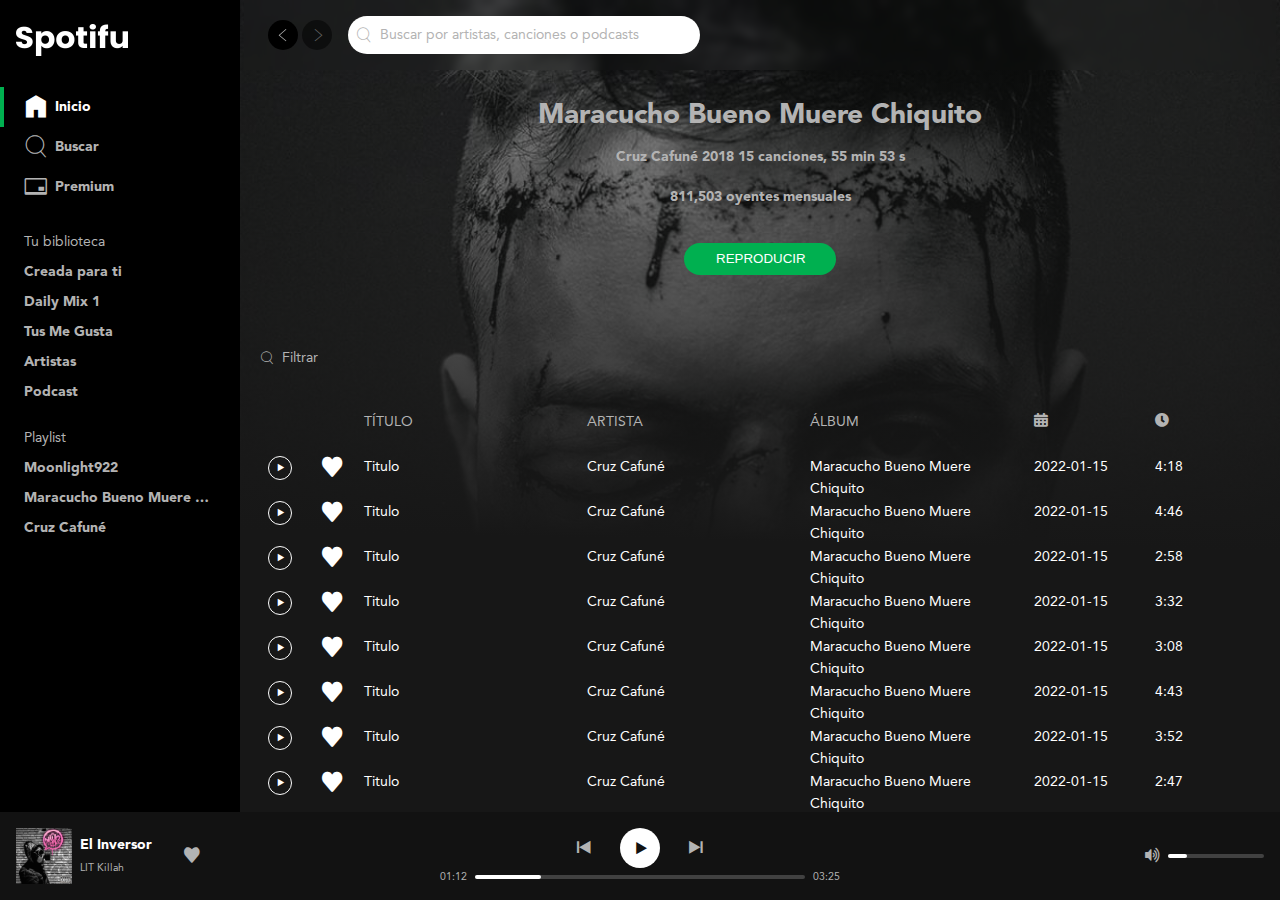
<file: playlist.html>
<!DOCTYPE html>
<html lang="en">
<head>
    <meta charset="UTF-8">
    <meta http-equiv="X-UA-Compatible" content="IE=edge">
    <meta name="viewport" content="width=device-width, initial-scale=1.0">

    <link rel="apple-touch-icon" sizes="57x57" href="./Favicon/apple-icon-57x57.png">
    <link rel="apple-touch-icon" sizes="60x60" href="./Favicon/apple-icon-60x60.png">
    <link rel="apple-touch-icon" sizes="72x72" href="./Favicon/apple-icon-72x72.png">
    <link rel="apple-touch-icon" sizes="76x76" href="./Favicon/apple-icon-76x76.png">
    <link rel="apple-touch-icon" sizes="114x114" href="./Favicon/apple-icon-114x114.png">
    <link rel="apple-touch-icon" sizes="120x120" href="./Favicon/apple-icon-120x120.png">
    <link rel="apple-touch-icon" sizes="144x144" href="./Favicon/apple-icon-144x144.png">
    <link rel="apple-touch-icon" sizes="152x152" href="./Favicon/apple-icon-152x152.png">
    <link rel="apple-touch-icon" sizes="180x180" href="./Favicon/apple-icon-180x180.png">
    <link rel="icon" type="image/png" sizes="192x192"  href="./Favicon/android-icon-192x192.png">
    <link rel="icon" type="image/png" sizes="32x32" href="./Favicon/favicon-32x32.png">
    <link rel="icon" type="image/png" sizes="96x96" href="./Favicon/favicon-96x96.png">
    <link rel="icon" type="image/png" sizes="16x16" href="./Favicon/favicon-16x16.png">
    <link rel="manifest" href="./Favicon/manifest.json">
    <meta name="msapplication-TileColor" content="#ffffff">
    <meta name="msapplication-TileImage" content="ms-icon-144x144.png">
    <meta name="theme-color" content="#ffffff">

    <link rel="stylesheet" href="./css/playlist.css">
    <title>Spotifu</title>
</head>
<body class="body">
    <div class="layout">
        <div class="layout-block">
            <div class="layout-sidebar">
                <div class="sidebar">
                    <header class="logo">
                        <a href="./index.html" aria-current="page">
                            <img src="./images/spotifu-logo.png" class="logo-image" width="112" height="32" alt="Logo de Spotifu" />
                        </a>
                    </header>
                    <nav class="menu" aria-label="Principal">
                        <ul class="menu-list">
                            <li class="menuItem is-active">
                                <a href="/" class="link" aria-current="page">
                                    <i class="icon-home" aria-hidden="true"></i>
                                    <span>Inicio</span>
                                </a>
                            </li>
                            <li class="menuItem">
                                <a href="/" class="link">
                                    <i class="icon-search" aria-hidden="true"></i>
                                    <span>Buscar</span>
                                </a>
                            </li>
                            <li class="menuItem">
                                <a href="/" class="link">
                                    <i class="icon-creditCard" aria-hidden="true"></i>
                                    <span>Premium</span>
                                </a>
                            </li>
                        </ul>
                    </nav>
                    <nav class="list" aria-labelledby="library-navigation">
                        <h2 class="list-title" id="library-navigation">Tu biblioteca</h2>
                        <ul class="list-content">
                            <li class="list-item">
                                <a href="#" class="link">Creada para ti</a>
                            </li>
                            <li class="list-item">
                                <a href="#" class="link">Daily Mix 1</a>
                              </li>
                            <li class="list-item">
                                <a href="#" class="link">Tus Me Gusta</a>
                            </li>
                            <li class="list-item">
                                <a href="#" class="link">Artistas</a>
                            </li>
                            <li class="list-item">
                                <a href="#" class="link">Podcast</a>
                            </li>
                        </ul>
                    </nav>
                    <nav class="list" aria-labelledby="playlist-navigation">
                        <h2 class="list-title" id="playlist-navigation">Playlist</h2>
                        <ul class="list-content">
                            <li class="list-item">
                                <span class="ellipsis">
                                    <a href="./moonlight922.html" class="link">Moonlight922</a>
                                </span>
                            </li>
                            <li class="list-item">
                                <span class="ellipsis">
                                    <a href="./playlist.html" class="link">Maracucho Bueno Muere Chiquit</a>
                                </span>
                            </li>
                            <li class="list-item">
                                <span class="ellipsis">
                                    <a href="./moonlight922.html" class="link">Cruz Cafuné</a>
                                </span>
                            </li>
                        </ul>
                    </nav>
                </div>
            </div>
            <div class="layout-main album-bg">
                <div class="page">
                    <div class="sticky">
                        <div class="page-block">
                            <header class="header" aria-label="Barra superior y menú del usuario">
                                <div class="navigation">
                                    <button class="navigation-prev" aria-label="Volver" title="Volver">
                                        <i class="icon-arrowLeft" aria-hidden="true"></i>
                                    </button>
                                    <button class="navigation-next" disabled aria-label="Avanzar" title="Avanzar">
                                        <i class="icon-arrowRight" aria-hidden="true"></i>
                                    </button>
                                </div>
                                <form class="search" role="search" aria-label="Buscar por artistas, canciones o podcasts">
                                    <i class="icon-search" aria-hidden="true"></i>
                                    <input type="search" placeholder="Buscar por artistas, canciones o podcasts" />
                                </form>
                            </header>
                        </div>
                    </div>
                    <main class="page-block">
                        <section class="playlistHeader">
                            <div class="dataHeader">
                                <h1 class="albumHeader-title">Maracucho Bueno Muere Chiquito</h1>
                                <div class="albumHeader-data">
                                    <h4 class="albumHeader-album"><span>Cruz Cafuné
                                    </span>2018
                                        15 canciones, 55 min 53 s</h4>
                                    <h4 class="albumHeader-followers">811,503 oyentes mensuales</h4>
                                </div>
                                <button class="buttonPlayList">REPRODUCIR</button>
                            </div>
                        </section>
                        <section class="songSearch">
                            <div class="filter">
                                <i class="icon-search"></i>
                                <p>Filtrar</p>
                            </div>
                        </section>
                        <section class="songList">
                            <div class="table">
                                <div class="column column-icons">
                                    <div class="row"></div>
                                    <div class="row">
                                        <button class="buttonIcon-list is-white-border">
                                            <i class="icon-play"></i>
                                        </button>
                                    </div>
                                    <div class="row">
                                        <button class="buttonIcon-list is-white-border">
                                            <i class="icon-play"></i>
                                        </button>
                                    </div>
                                    <div class="row">
                                        <button class="buttonIcon-list is-white-border">
                                            <i class="icon-play"></i>
                                        </button>
                                    </div>
                                    <div class="row">
                                        <button class="buttonIcon-list is-white-border">
                                            <i class="icon-play"></i>
                                        </button>
                                    </div>
                                    <div class="row">
                                        <button class="buttonIcon-list is-white-border">
                                            <i class="icon-play"></i>
                                        </button>
                                    </div>
                                    <div class="row">
                                        <button class="buttonIcon-list is-white-border">
                                            <i class="icon-play"></i>
                                        </button>
                                    </div>
                                    <div class="row">
                                        <button class="buttonIcon-list is-white-border">
                                            <i class="icon-play"></i>
                                        </button>
                                    </div>
                                    <div class="row">
                                        <button class="buttonIcon-list is-white-border">
                                            <i class="icon-play"></i>
                                        </button>
                                    </div>
                                    <div class="row">
                                        <button class="buttonIcon-list is-white-border">
                                            <i class="icon-play"></i>
                                        </button>
                                    </div>
                                    <div class="row">
                                        <button class="buttonIcon-list is-white-border">
                                            <i class="icon-play"></i>
                                        </button>
                                    </div>
                                    <div class="row">
                                        <button class="buttonIcon-list is-white-border">
                                            <i class="icon-play"></i>
                                        </button>
                                    </div>
                                    <div class="row">
                                        <button class="buttonIcon-list is-white-border">
                                            <i class="icon-play"></i>
                                        </button>
                                    </div>
                                    <div class="row">
                                        <button class="buttonIcon-list is-white-border">
                                            <i class="icon-play"></i>
                                        </button>
                                    </div>
                                    <div class="row">
                                        <button class="buttonIcon-list is-white-border">
                                            <i class="icon-play"></i>
                                        </button>
                                    </div>
                                    <div class="row">
                                        <button class="buttonIcon-list is-white-border">
                                            <i class="icon-play"></i>
                                        </button>
                                    </div>
                                </div>
                                <div class="column column-icons">
                                    <div class="row"></div>
                                    <div class="row">
                                        <button class="buttonIcon-list">
                                            <i class="icon-heart"></i>
                                        </button>
                                    </div>
                                    <div class="row">
                                        <button class="buttonIcon-list">
                                            <i class="icon-heart"></i>
                                        </button>
                                    </div>
                                    <div class="row">
                                        <button class="buttonIcon-list">
                                            <i class="icon-heart"></i>
                                        </button>
                                    </div>
                                    <div class="row">
                                        <button class="buttonIcon-list">
                                            <i class="icon-heart"></i>
                                        </button>
                                    </div>
                                    <div class="row">
                                        <button class="buttonIcon-list">
                                            <i class="icon-heart"></i>
                                        </button>
                                    </div>
                                    <div class="row">
                                        <button class="buttonIcon-list">
                                            <i class="icon-heart"></i>
                                        </button>
                                    </div>
                                    <div class="row">
                                        <button class="buttonIcon-list">
                                            <i class="icon-heart"></i>
                                        </button>
                                    </div>
                                    <div class="row">
                                        <button class="buttonIcon-list">
                                            <i class="icon-heart"></i>
                                        </button>
                                    </div>
                                    <div class="row">
                                        <button class="buttonIcon-list">
                                            <i class="icon-heart"></i>
                                        </button>
                                    </div>
                                    <div class="row">
                                        <button class="buttonIcon-list">
                                            <i class="icon-heart"></i>
                                        </button>
                                    </div>
                                    <div class="row">
                                        <button class="buttonIcon-list">
                                            <i class="icon-heart"></i>
                                        </button>
                                    </div>
                                    <div class="row">
                                        <button class="buttonIcon-list">
                                            <i class="icon-heart"></i>
                                        </button>
                                    </div>
                                    <div class="row">
                                        <button class="buttonIcon-list">
                                            <i class="icon-heart"></i>
                                        </button>
                                    </div>
                                    <div class="row">
                                        <button class="buttonIcon-list">
                                            <i class="icon-heart"></i>
                                        </button>
                                    </div>
                                    <div class="row">
                                        <button class="buttonIcon-list">
                                            <i class="icon-heart"></i>
                                        </button>
                                    </div>
                                </div>
                                <div class="column">
                                    <div class="row">TÍTULO</div>
                                    <div class="row row-info">Titulo</div>
                                    <div class="row row-info">Titulo</div>
                                    <div class="row row-info">Titulo</div>
                                    <div class="row row-info">Titulo</div>
                                    <div class="row row-info">Titulo</div>
                                    <div class="row row-info">Titulo</div>
                                    <div class="row row-info">Titulo</div>
                                    <div class="row row-info">Titulo</div>
                                    <div class="row row-info">Titulo</div>
                                    <div class="row row-info">Titulo</div>
                                    <div class="row row-info">Titulo</div>
                                    <div class="row row-info">Titulo</div>
                                    <div class="row row-info">Titulo</div>
                                    <div class="row row-info">Titulo</div>
                                    <div class="row row-info">Titulo</div>
                                    <div class="row row-quote"><blockquote>© 2018 MÉCÈN Ent.</blockquote></div>
                                </div>
                                <div class="column">
                                    <div class="row">ARTISTA</div>
                                    <div class="row row-info">Cruz Cafuné</div>
                                    <div class="row row-info">Cruz Cafuné</div>
                                    <div class="row row-info">Cruz Cafuné</div>
                                    <div class="row row-info">Cruz Cafuné</div>
                                    <div class="row row-info">Cruz Cafuné</div>
                                    <div class="row row-info">Cruz Cafuné</div>
                                    <div class="row row-info">Cruz Cafuné</div>
                                    <div class="row row-info">Cruz Cafuné</div>
                                    <div class="row row-info">Cruz Cafuné</div>
                                    <div class="row row-info">Cruz Cafuné</div>
                                    <div class="row row-info">Cruz Cafuné</div>
                                    <div class="row row-info">Cruz Cafuné</div>
                                    <div class="row row-info">Cruz Cafuné</div>
                                    <div class="row row-info">Cruz Cafuné</div>
                                    <div class="row row-info">Cruz Cafuné</div>
                                </div>
                                <div class="column">
                                    <div class="row">ÁLBUM</div>
                                    <div class="row row-info">Maracucho Bueno Muere Chiquito</div>
                                    <div class="row row-info">Maracucho Bueno Muere Chiquito</div>
                                    <div class="row row-info">Maracucho Bueno Muere Chiquito</div>
                                    <div class="row row-info">Maracucho Bueno Muere Chiquito</div>
                                    <div class="row row-info">Maracucho Bueno Muere Chiquito</div>
                                    <div class="row row-info">Maracucho Bueno Muere Chiquito</div>
                                    <div class="row row-info">Maracucho Bueno Muere Chiquito</div>
                                    <div class="row row-info">Maracucho Bueno Muere Chiquito</div>
                                    <div class="row row-info">Maracucho Bueno Muere Chiquito</div>
                                    <div class="row row-info">Maracucho Bueno Muere Chiquito</div>
                                    <div class="row row-info">Maracucho Bueno Muere Chiquito</div>
                                    <div class="row row-info">Maracucho Bueno Muere Chiquito</div>
                                    <div class="row row-info">Maracucho Bueno Muere Chiquito</div>
                                    <div class="row row-info">Maracucho Bueno Muere Chiquito</div>
                                    <div class="row row-info">Maracucho Bueno Muere Chiquito</div>
                                </div>
                                <div class="column column-date-time">
                                    <div class="row">
                                        <h4 class="songDate"><i class="icon-calendar"></i></h4>
                                    </div>
                                    <div class="row row-info">2022-01-15</div>
                                    <div class="row row-info">2022-01-15</div>
                                    <div class="row row-info">2022-01-15</div>
                                    <div class="row row-info">2022-01-15</div>
                                    <div class="row row-info">2022-01-15</div>
                                    <div class="row row-info">2022-01-15</div>
                                    <div class="row row-info">2022-01-15</div>
                                    <div class="row row-info">2022-01-15</div>
                                    <div class="row row-info">2022-01-15</div>
                                    <div class="row row-info">2022-01-15</div>
                                    <div class="row row-info">2022-01-15</div>
                                    <div class="row row-info">2022-01-15</div>
                                    <div class="row row-info">2022-01-15</div>
                                    <div class="row row-info">2022-01-15</div>
                                    <div class="row row-info">2022-01-15</div>
                                </div>
                                <div class="column column-date-time">
                                    <div class="row">
                                        <h4 class="songTime"><i class="icon-clock"></i></h4>
                                    </div>
                                    <div class="row row-info">4:18</div>
                                    <div class="row row-info">4:46</div>
                                    <div class="row row-info">2:58</div>
                                    <div class="row row-info">3:32</div>
                                    <div class="row row-info">3:08</div>
                                    <div class="row row-info">4:43</div>
                                    <div class="row row-info">3:52</div>
                                    <div class="row row-info">2:47</div>
                                    <div class="row row-info">1:37</div>
                                    <div class="row row-info">2:47</div>
                                    <div class="row row-info">4:09</div>
                                    <div class="row row-info">3:58</div>
                                    <div class="row row-info">5:56</div>
                                    <div class="row row-info">3:02</div>
                                    <div class="row row-info">4:16</div>
                                </div>
                             </div>
                        </section>
                    </main>
                </div>
            </div>
        </div>
        <div class="layout-block">
            <footer class="layout-bottom">
                <div class="player">
                    <div class="player-nowPlaying">
                        <div class="nowPlaying">
                            <div class="nowPlaying-cover">
                                <img src="./images/mawz.png" width="56" height="56"
                                    alt="Portada MAWZ"
                                    title="Portada MAWZ" />
                            </div>
                            <div class="nowPlaying-details">
                                <div class="nowPlaying-description">
                                    <a href="#song" class="nowPlaying-title">
                                        El Inversor
                                    </a>
                                    <a href="#artist" class="nowPlaying-artist">
                                        LIT Killah
                                    </a>
                                </div>
                                <div class="nowPlaying-actions">
                                    <button class="player-control" role="switch" aria-checked="false"
                                        aria-label="Guardar en tu biblioteca" title="Guardar en tu biblioteca">
                                        <i class="icon-heart" aria-hidden="true"></i>
                                    </button>
                                </div>
                            </div>
                        </div>
                    </div>
                    <div class="player-playerControls">
                        <div class="playerControls">
                            <div class="playerControls-buttons" aria-label="Controles de reproducción">
                                <button class="buttonIcon" aria-label="Anterior" title="Anterior">
                                    <i class="icon-prev" aria-hidden="true"></i>
                                </button>
                                <button class="buttonIcon is-white" aria-label="Reproducir" title="Reproducir">
                                    <i class="icon-play" aria-hidden="true"></i>
                                </button>
                                <button class="buttonIcon" aria-label="Siguiente" title="Siguiente">
                                    <i class="icon-next" aria-hidden="true"></i>
                                </button>
                            </div>
                            <div class="playerPlayback">
                                <span class="playerPlayback-progressTime">01:12</span>
                                <div class="playerPlayback-slider">
                                    <div class="slider">
                                        <div class="slider-progress">
                                            <button class="slider-button" aria-label="Controlar el progreso de la reproducción"></button>
                                        </div>
                                    </div>
                                </div>
                                <span class="playerPlayback-progressTime">03:25</span>
                            </div>
                        </div>
                    </div>
                    <div class="player-playerVolume">
                        <div class="playerVolume">
                            <button class="player-control" aria-label="Silenciar" aria-describedby="volume-icon">
                                <i class="icon-volumeUp" id="volume-icon" role="presentation" aria-hidden="true" aria-label="Volumen alto"></i>
                            </button>
                            <div class="playerVolume-slider">
                                <div class="slider">
                                    <div class="slider-progress">
                                        <button class="slider-button" aria-label="Controlar el progreso de la reproducción"></button>
                                    </div>
                                </div>
                            </div>
                        </div>
                    </div>
                </div>
            </footer>
        </div>
    </div>
</body>
</html>
</file>
<file: css/index.css>
@import './icons.css';
@import './fonts.css';
@import './body.css';
@import './link.css';
@import './button-icon.css';
@import './sidebar.css';
@import './ellipsis.css';
@import './player.css';
@import './page.css';
@import './layout.css';
@import './scrollbar.css';


:root {
    font-size: 16px;
    --primary: #00B050;
    --white: #FFFFFF;
    --gray10: #B3B3B3;
    --gray20: #737373;
    --gray30: #282828;
    --gray40: #181818;
    --gray50: #121212;
    --gray60: #000000;
    --baseFontFamily: Avenir, Helvetica, sans-serif;
    --headline1: bold 2rem/normal var(--baseFontFamily);
    --headline2: bold 1.5rem/1.75rem var(--baseFontFamily);
    --baseFont: normal .875rem/1.375rem var(--baseFontFamily);
    --baseFontBold: bold .875rem/1.375rem var(--baseFontFamily);
    --button: bold .875rem/1rem var(--baseFontFamily);
    --small: normal .75em/normal var(--baseFontFamily);
}

@media screen and (min-width: 1366px){
}
</file>
<file: css/album.css>
@import './icons.css';
@import './fonts.css';
@import './body.css';
@import './link.css';
@import './button-icon.css';
@import './sidebar.css';
@import './ellipsis.css';
@import './player.css';
@import './page.css';
@import './layout.css';
@import './scrollbar.css';
@import './album-header.css';
@import './filter.css';
@import './songlist.css';

:root {
    font-size: 16px;
    --primary: #00B050;
    --white: #FFFFFF;
    --gray10: #B3B3B3;
    --gray20: #737373;
    --gray30: #282828;
    --gray40: #181818;
    --gray50: #121212;
    --gray60: #000000;
    --baseFontFamily: Avenir, Helvetica, sans-serif;
    --headline1: bold 2rem/normal var(--baseFontFamily);
    --headline2: bold 1.5rem/1.75rem var(--baseFontFamily);
    --baseFont: normal .875rem/1.375rem var(--baseFontFamily);
    --baseFontBold: bold .875rem/1.375rem var(--baseFontFamily);
    --button: bold .875rem/1rem var(--baseFontFamily);
    --small: normal .75em/normal var(--baseFontFamily);
    --subtitle2: normal .75rem/normal var(--baseFontFamily);
}
</file>
<file: css/playlist.css>
@import './icons.css';
@import './fonts.css';
@import './body.css';
@import './link.css';
@import './button-icon.css';
@import './sidebar.css';
@import './ellipsis.css';
@import './player.css';
@import './page.css';
@import './layout.css';
@import './scrollbar.css';
@import './playlist-header.css';
@import './filter.css';
@import './songlist.css';

:root {
    font-size: 16px;
    --primary: #00B050;
    --white: #FFFFFF;
    --gray10: #B3B3B3;
    --gray20: #737373;
    --gray30: #282828;
    --gray40: #181818;
    --gray50: #121212;
    --gray60: #000000;
    --baseFontFamily: Avenir, Helvetica, sans-serif;
    --headline1: bold 2rem/normal var(--baseFontFamily);
    --headline2: bold 1.5rem/1.75rem var(--baseFontFamily);
    --baseFont: normal .875rem/1.375rem var(--baseFontFamily);
    --baseFontBold: bold .875rem/1.375rem var(--baseFontFamily);
    --button: bold .875rem/1rem var(--baseFontFamily);
    --small: normal .75em/normal var(--baseFontFamily);
    --subtitle2: normal .75rem/normal var(--baseFontFamily);
}


.album-bg {
    margin: 0;
    background: linear-gradient(181.17deg, rgba(47, 47, 47, 0) -35.3%, #171717 66.2%), url('../images/albumtape.jpg');
    background-repeat: space;
    background-position: top top;
    background-size: cover;
}
</file>
